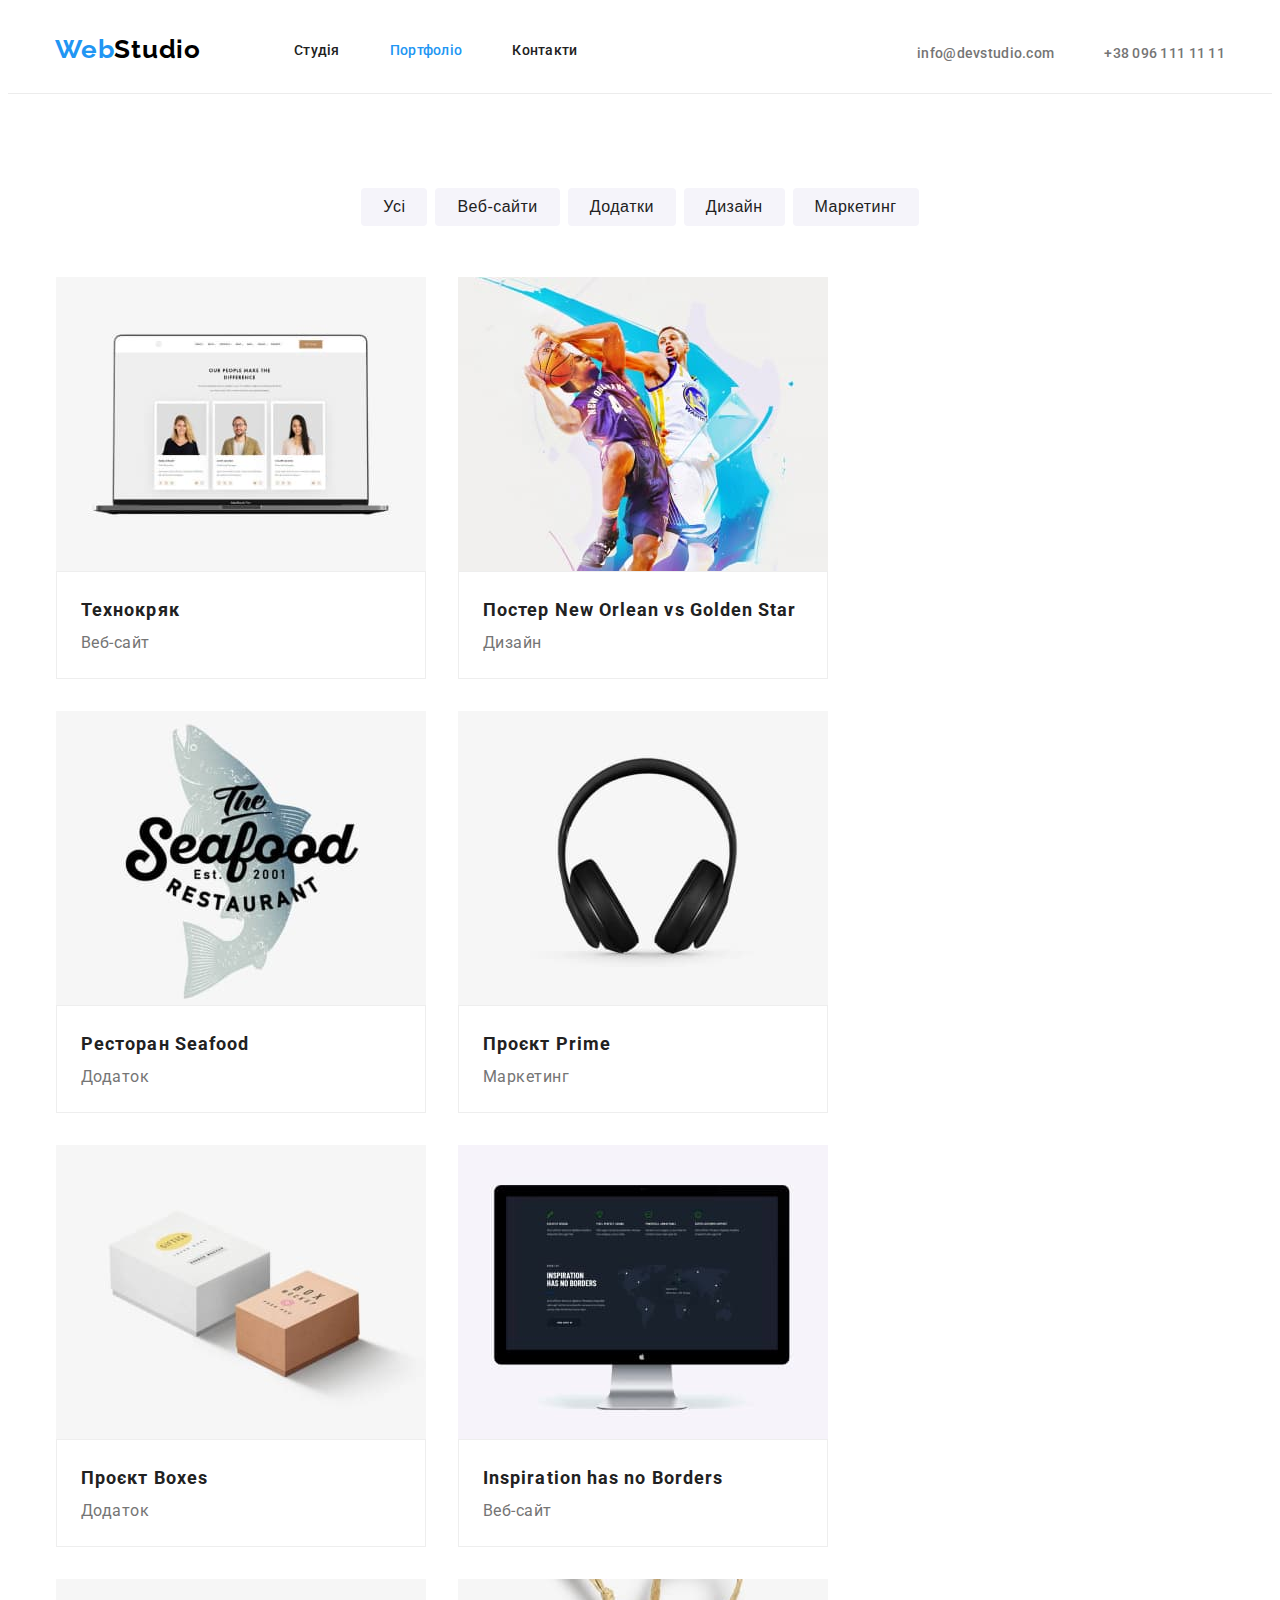
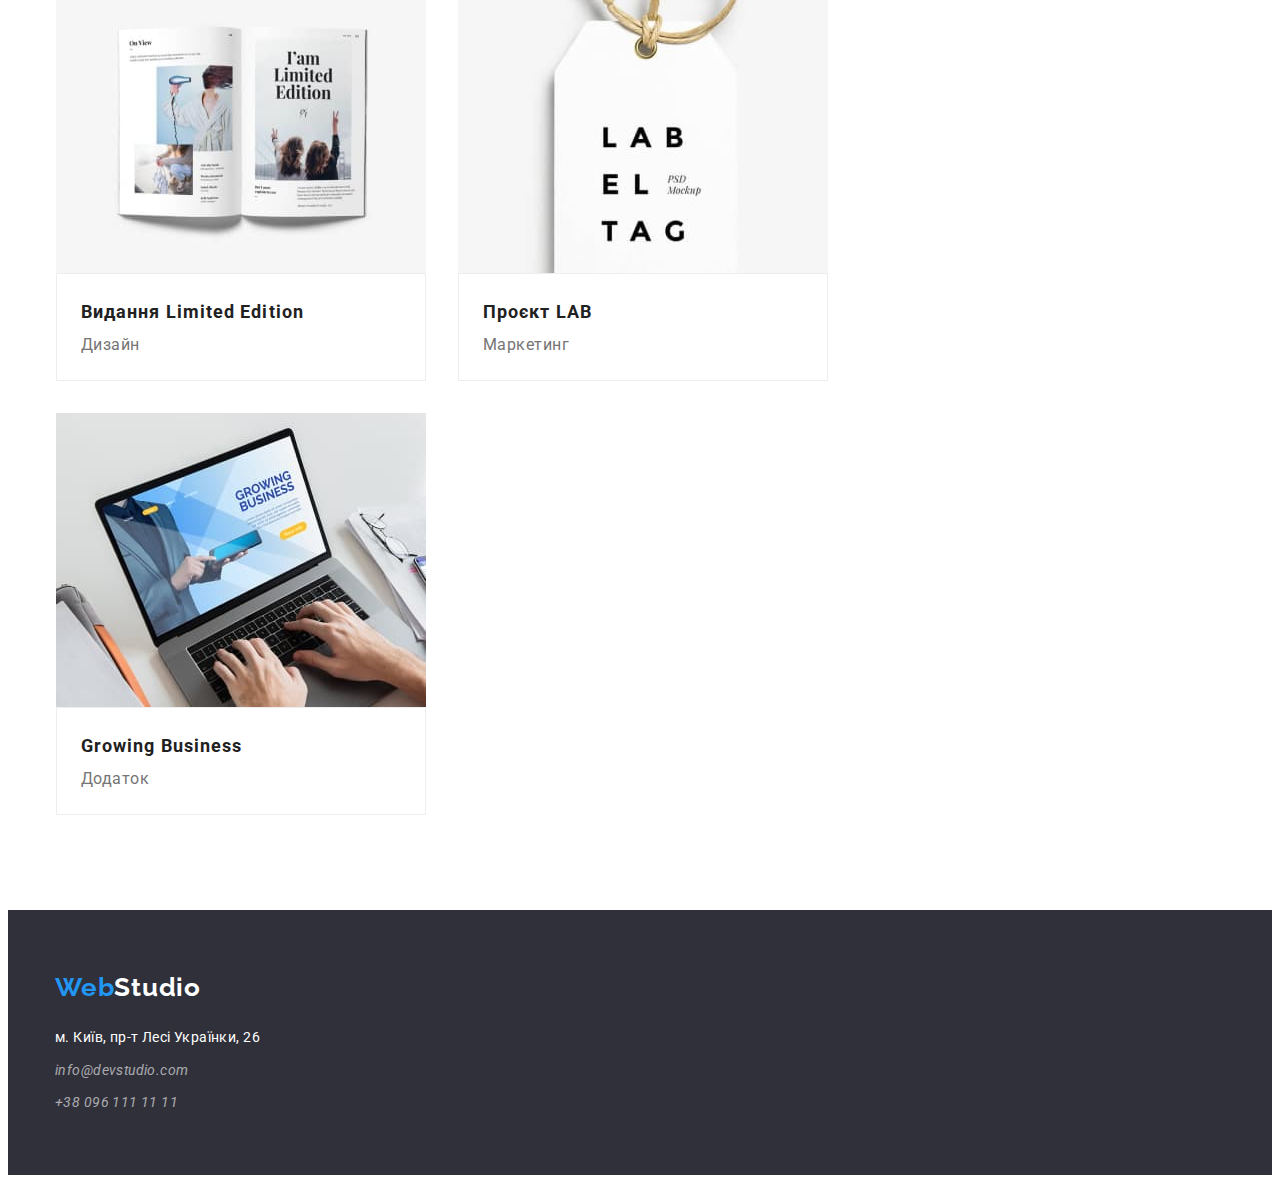
<file: pages/portfolio.html>
<!DOCTYPE html>
<html lang="en">
<head>
    <meta charset="UTF-8">
    <meta name="viewport" content="width=device-width, initial-scale=1.0">
    <title>Document</title>
    <link rel="stylesheet" href="https://cdnjs.cloudflare.com/ajax/libs/modern-normalize/2.0.0/modern-normalize.min.css" integrity="sha512-4xo8blKMVCiXpTaLzQSLSw3KFOVPWhm/TRtuPVc4WG6kUgjH6J03IBuG7JZPkcWMxJ5huwaBpOpnwYElP/m6wg==" crossorigin="anonymous" referrerpolicy="no-referrer" />
    <link rel="preconnect" href="https://fonts.googleapis.com">
        <link rel="preconnect" href="https://fonts.gstatic.com" crossorigin>
        <link href="https://fonts.googleapis.com/css2?family=Raleway:ital,wght@0,100..900;1,100..900&family=Roboto:ital,wght@0,100;0,300;0,400;0,500;0,700;0,900;1,100;1,300;1,400;1,500;1,700;1,900&display=swap" rel="stylesheet">
        <link rel="stylesheet" href="../css/reset.css">
        <link rel="stylesheet" href="../css/portfolio.css">
</head>
<body>
    <header class="header-port">
        <div class="container header-box">
        <a href="../index.html" class="header-logo"><span class="header-web">Web</span>Studio</a>
        <nav class="header-nav-port">
         <ul class="header-ul-port">
       <li class="nav-list-port"><a href="../index.html" class="navigation-list-port">Студія</a></li>
       <li class="nav-list-port"><a href="../pages/portfolio.html" class="navigation-list-port-visited">Портфоліо</a></li>
        <li class="nav-list-port"><a href="../pages/contact.html" class="navigation-list-port">Контакти</a></li>
        </ul>    
         </nav>
          <ul class="address-port">   
           <li class="address-list-port"><a href="mailto:info@devstudio.com" class="address-list-port">info@devstudio.com</a></li>
           <li class="address-list-port"><a href="tel:+380961111111" class="address-list-port">+38 096 111 11 11</a></li>
         </ul>
        </div>
         </header>
         <main>
            <section class="button-list">
                <div class="container items-list">
                <ul class="button-navigate">
                    <li class="button-name"><button type="button" class="port-button">Усі</button></li>
                    <li class="button-name"><button type="button" class="port-button">Веб-сайти</button></li>
                    <li class="button-name"><button type="button" class="port-button">Додатки</button></li>
                    <li class="button-name"><button type="button" class="port-button">Дизайн</button></li>
                    <li class="button-name"><button type="button" class="port-button">Маркетинг</button></li>
                </ul>
                <ul class="tovar-list">
                    <li class="card">
                        <img class="card-img" src="../img/notebook.jpg" alt="notebook">
                        <div class="tovar-titlee">
                        <h2 class="name-port">Технокряк</h2>
                        <p class="work-port">Веб-сайт</p>
                    </div>
                    </li>
                    <li class="card">
                        <img class="card-img" src="../img/happy.jpg" alt="happy">
                        <div class="tovar-titlee">
                        <h2 class="name-port">Постер New Orlean vs Golden Star</h2>
                        <p class="work-port">Дизайн</p>
                    </div>              
                    <li class="card">
                        <img class="card-img" src="../img/sea.jpg" alt="sea">
                        <div class="tovar-titlee">
                        <h2 class="name-port">Ресторан Seafood</h2>
                        <p class="work-port">Додаток</p>
                    </div>
                    </li>
                    <li class="card">
                        <img class="card-img" src="../img/headphones.jpg" alt="headphones">
                        <div class="tovar-titlee">
                        <h2 class="name-port">Проєкт Prime</h2>
                        <p class="work-port">Маркетинг</p>
                    </div>
                    </li>
                    <li class="card">
                        <img class="card-img" src="../img/box.jpg" alt="box">
                        <div class="tovar-titlee">
                        <h2 class="name-port">Проєкт Boxes</h2>
                        <p class="work-port">Додаток</p>
                    </div>
                    </li>
                    <li class="card">
                        <img class="card-img" src="../img/monitor.jpg" alt="monitor">
                        <div class="tovar-titlee">
                        <h2 class="name-port">Inspiration has no Borders</h2>
                        <p class="work-port">Веб-сайт</p>
                    </div>
                    </li>
                    <li class="card">
                        <img class="card-img" src="../img/book.jpg" alt="book">
                        <div class="tovar-titlee">
                        <h2 class="name-port">Видання Limited Edition</h2>
                        <p class="work-port">Дизайн</p>
                    </div>
                    </li>
                    <li class="card">
                        <img class="card-img" src="../img/tag.jpg" alt="tag">
                        <div class="tovar-titlee">
                        <h2 class="name-port">Проєкт LAB</h2>
                        <p class="work-port">Маркетинг</p>
                    </div>
                    </li>
                    <li class="card">
                        <img class="card-img" src="../img/notebook_typing.jpg" alt="notebook_typing">
                        <div class="tovar-titlee">
                        <h2 class="name-port">Growing Business</h2>
                        <p class="work-port">Додаток</p>
                    </div>
                    </li>
                </ul>
            </section>
         </main>
         <footer class="main-footer">
            <div class="container">
            <a href="../index.html" class="footer-web"><span class="footer-studio">Web</span>Studio</a>
        <address class="address">
            <a href="https://www.google.com/maps/d/u/0/viewer?mid=10uSM3H-mIU3GznYo2szRIEphczw&hl=en_US&ll=50.42732700000001%2C30.538092&z=17" target="_blank" class="address-map">м. Київ, пр-т Лесі Українки, 26</a>
        <ul>
            <li class="address-list-port"><a href="mailto:info@devstudio.com" class="address-footer">info@devstudio.com</a>
            </li>
            <li class="address-list-port"><a href="tel:+380961111111" class="tel-footer">+38 096 111 11 11</a>
            </li>
        </ul>
    </address>
   </div>
 </footer>
</body>
</html>
</file>
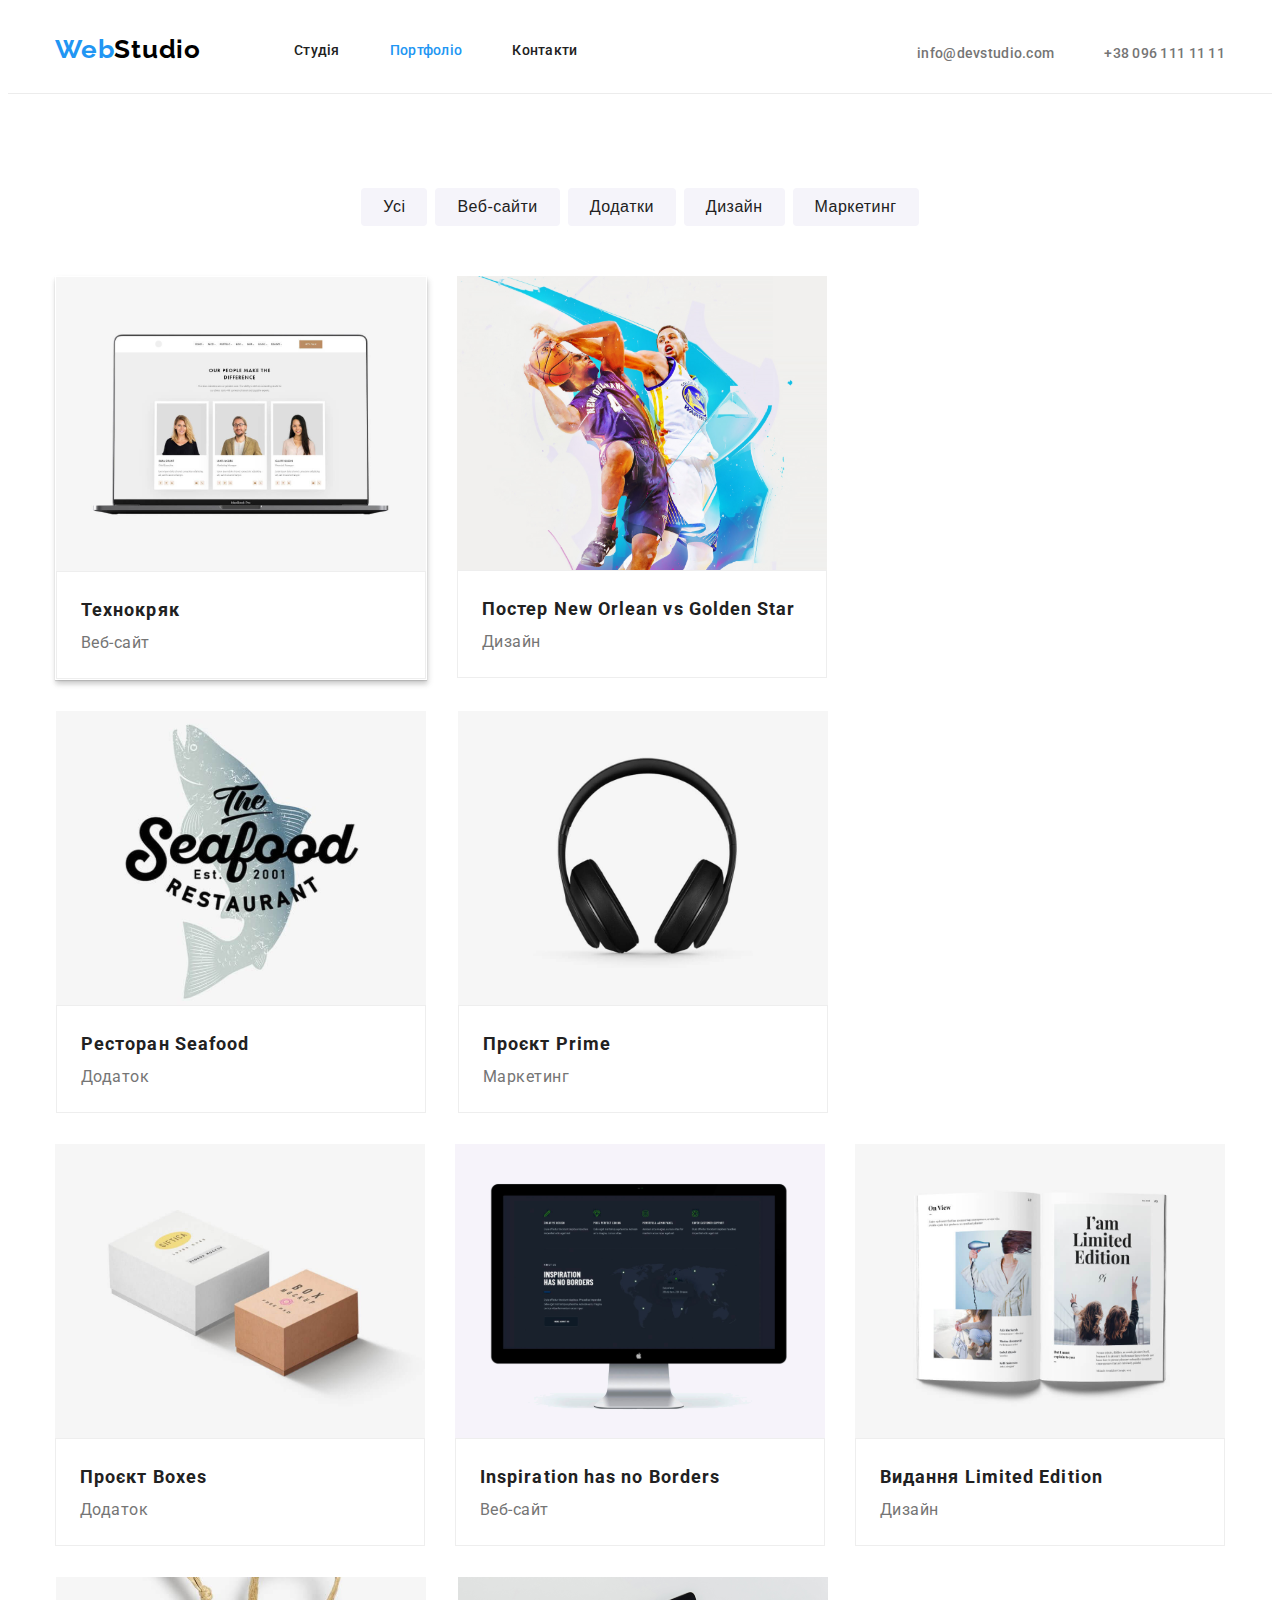
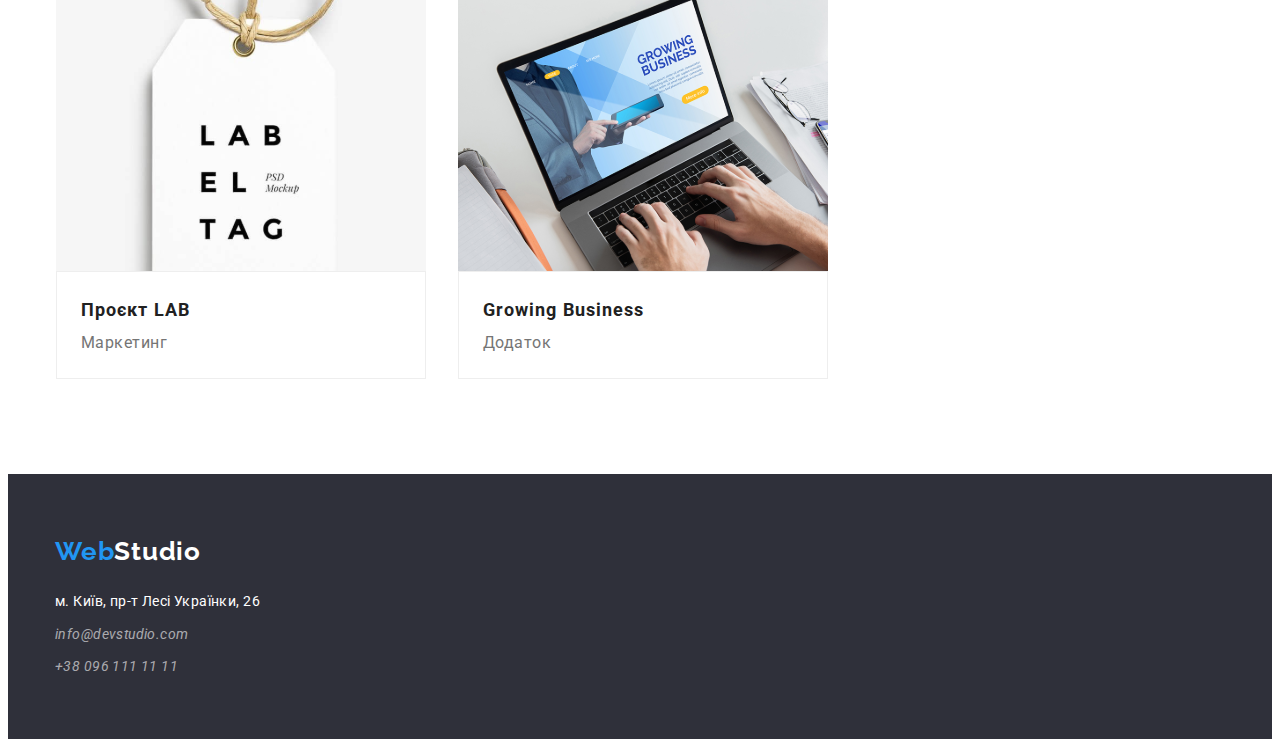
<file: src/pages/portfolio.html>
<!DOCTYPE html>
<html lang="en">
<head>
    <meta charset="UTF-8">
    <meta name="viewport" content="width=device-width, initial-scale=1.0">
    <title>Document</title>
    <link rel="stylesheet" href="https://cdnjs.cloudflare.com/ajax/libs/modern-normalize/2.0.0/modern-normalize.min.css" integrity="sha512-4xo8blKMVCiXpTaLzQSLSw3KFOVPWhm/TRtuPVc4WG6kUgjH6J03IBuG7JZPkcWMxJ5huwaBpOpnwYElP/m6wg==" crossorigin="anonymous" referrerpolicy="no-referrer" />
    <link rel="preconnect" href="https://fonts.googleapis.com">
        <link rel="preconnect" href="https://fonts.gstatic.com" crossorigin>
        <link href="https://fonts.googleapis.com/css2?family=Raleway:ital,wght@0,100..900;1,100..900&family=Roboto:ital,wght@0,100;0,300;0,400;0,500;0,700;0,900;1,100;1,300;1,400;1,500;1,700;1,900&display=swap" rel="stylesheet">
        <link rel="stylesheet" href="../reset.css">
        <link rel="stylesheet" href="../portfolio.css">
</head>
<body>
    <header class="header-port">
        <div class="container header-box">
        <a href="/index.html" class="header-logo"><span class="header-web">Web</span>Studio</a>
        <nav class="header-nav-port">
         <ul class="header-ul-port">
       <li class="nav-list-port"><a href="/index.html" class="navigation-list-port">Студія</a></li>
       <li class="nav-list-port"><a href="../pages/portfolio.html" class="navigation-list-port-visited">Портфоліо</a></li>
        <li class="nav-list-port"><a href="../pages/contact.html" class="navigation-list-port">Контакти</a></li>
        </ul>    
         </nav>
          <ul class="address-port">   
           <li class="address-list-port"><a href="mailto:info@devstudio.com" class="address-list-port">info@devstudio.com</a></li>
           <li class="address-list-port"><a href="tel:+380961111111" class="address-list-port">+38 096 111 11 11</a></li>
         </ul>
        </div>
         </header>
         <main>
            <section class="button-list">
                <div class="container items-list">
                <ul class="button-navigate">
                    <li class="button-name"><button type="button" class="port-button">Усі</button></li>
                    <li class="button-name"><button type="button" class="port-button">Веб-сайти</button></li>
                    <li class="button-name"><button type="button" class="port-button">Додатки</button></li>
                    <li class="button-name"><button type="button" class="port-button">Дизайн</button></li>
                    <li class="button-name"><button type="button" class="port-button">Маркетинг</button></li>
                </ul>
                <ul class="tovar-list">
                    <li class="card1">
                        <img class="card-img" src="../img/noyt.svg" alt="notebook">
                        <div class="tovar-titlee">
                        <h2 class="name-port">Технокряк</h2>
                        <p class="work-port">Веб-сайт</p>
                    </div>
                    </li>
                    <li>
                        <img class="card-img" src="../img/basket.svg" alt="happy">
                        <div class="tovar-titlee">
                        <h2 class="name-port">Постер New Orlean vs Golden Star</h2>
                        <p class="work-port">Дизайн</p>
                    </div>              
                    <li class="card">
                        <img class="card-img" src="../img/fish.svg" alt="sea">
                        <div class="tovar-titlee">
                        <h2 class="name-port">Ресторан Seafood</h2>
                        <p class="work-port">Додаток</p>
                    </div>
                    </li>
                    <li class="card">
                        <img class="card-img" src="../img/navyshnuku.svg" alt="headphones">
                        <div class="tovar-titlee">
                        <h2 class="name-port">Проєкт Prime</h2>
                        <p class="work-port">Маркетинг</p>
                    </div>
                    </li>
                    <li>
                        <img class="card-img" src="../img/box.svg" alt="box">
                        <div class="tovar-titlee">
                        <h2 class="name-port">Проєкт Boxes</h2>
                        <p class="work-port">Додаток</p>
                    </div>
                    </li>
                    <li>
                        <img class="card-img" src="../img/pk.svg" alt="monitor">
                        <div class="tovar-titlee">
                        <h2 class="name-port">Inspiration has no Borders</h2>
                        <p class="work-port">Веб-сайт</p>
                    </div>
                    </li>
                    <li>
                        <img class="card-img" src="../img/book.svg" alt="book">
                        <div class="tovar-titlee">
                        <h2 class="name-port">Видання Limited Edition</h2>
                        <p class="work-port">Дизайн</p>
                    </div>
                    </li>
                    <li class="card">
                        <img class="card-img" src="../img/a4.svg" alt="tag">
                        <div class="tovar-titlee">
                        <h2 class="name-port">Проєкт LAB</h2>
                        <p class="work-port">Маркетинг</p>
                    </div>
                    </li>
                    <li class="card">
                        <img class="card-img" src="../img/noytbyk.svg" alt="notebook_typing">
                        <div class="tovar-titlee">
                        <h2 class="name-port">Growing Business</h2>
                        <p class="work-port">Додаток</p>
                    </div>
                    </li>
                </ul>
            </section>
         </main>
         <footer class="main-footer">
            <div class="container">
            <a href="/index.html" class="footer-web"><span class="footer-studio">Web</span>Studio</a>
        <address class="address">
            <a href="https://www.google.com/maps/d/u/0/viewer?mid=10uSM3H-mIU3GznYo2szRIEphczw&hl=en_US&ll=50.42732700000001%2C30.538092&z=17" target="_blank" class="address-map">м. Київ, пр-т Лесі Українки, 26</a>
        <ul>
            <li class="address-list-port"><a href="mailto:info@devstudio.com" class="address-footer">info@devstudio.com</a>
            </li>
            <li class="address-list-port"><a href="tel:+380961111111" class="tel-footer">+38 096 111 11 11</a>
            </li>
        </ul>
    </address>
   </div>
 </footer>
</body>
</html>
</file>
<file: css/portfolio.css>
:root{
        --logo-color: #000;
        --mainlogo-color: #2196F3;
        --maincolor-color: #212121;
        --background-color: #2F303A;
        --numberline-color:#757575;
        --sectionbg-color: #F5F4FA;
        --title-color: #FFFF;
        --footertitle-color:rgba(255, 255, 255, 0.60);
        --ramborder-color: #EEE;
}


body{
    font-family: "Roboto";
    color: var(--maincolor-color);
}
 
.container{
    width: 1200px;
    margin: 0 auto;
    padding: 0 15px;
    box-sizing: border-box;
    /* outline: 1px solid red; */
}


.header-port{
    padding-top: 24px;
    padding-bottom: 25px;
    border-bottom: 1px solid #ECECEC;
}

.header-logo{
    color: var(--logo-color);
font-family: Raleway;
font-size: 26px;
font-weight: 700;
line-height: 1.38;
letter-spacing: 0.78px;
}

.header-web{
    color: var(--mainlogo-color);
font-family: Raleway;
font-size: 26px;
font-weight: 700;
line-height: 1.38;
letter-spacing: 0.78px;
}

.header-box{
    display: flex;
    align-items: center;
}

.header-nav-port{
    display: flex;
    margin-left: 93px;
}

.header-ul-port{
    display: flex;
    gap: 50px;
}

.address-port{
    display: flex;
    align-items: center;
    margin-left: auto;
    gap: 50px;
}

.navigation-list-port-visited{
    color: var(--mainlogo-color);
font-size: 14px;
font-weight: 500;
line-height: 1.14;
letter-spacing: 0.28px;
}

.navigation-list-port{
    color: var(--maincolor-color);
    font-size: 14px;
    font-weight: 500;
    line-height: 1.14;
    letter-spacing: 0.28px;
}

.navigation-list-port:hover{
    color: var(--mainlogo-color);
    font-size: 14px;
    font-weight: 500;
    line-height: 1.14;
    letter-spacing: 0.28px;
    
}

.address-list-port{
    color: var(--numberline-color);
font-size: 14px;
font-weight: 500;
line-height: 1.14;
letter-spacing: 0.28px;
}

.address-list-port:hover{
    color: var(--mainlogo-color);
    font-size: 14px;
    font-weight: 500;
    line-height: 1.14;
    letter-spacing: 0.28px;
}

.button-list{
    padding-top: 94px;
    padding-bottom: 94px;
}


.item-list{
    display: flex;
    align-items: center;
}

.tovar-list{
    display: flex;
    flex-wrap: wrap;
    gap: 30px;
}
    
.card{
    flex-basis: calc((100% - 60px) / 3);
    border: 1px solid var(--title-color)
}

.card:hover{
    flex-basis: calc((100% - 60px) / 3);
    border: 1px solid var(--title-color);
    box-shadow: 0px 1px 1px 0px rgba(0, 0, 0, 0.12), 0px 4px 4px 0px rgba(0, 0, 0, 0.06), 1px 4px 6px 0px rgba(0, 0, 0, 0.16);
   
}

.card-img{
    width: 100%;
}

.tovar-titlee{
    border: 1px solid var(--ramborder-color);
    box-sizing: border-box;
    padding: 20px 24px;
    
}

.button-navigate{
    display: flex;
    justify-content: center;
    margin-bottom: 50px;
    gap: 8px;
}


.port-button{
    display: flex;
    white-space: nowrap;
    padding: 6px 22px;
    color: var(--maincolor-color);
    text-align: center;
    font-size: 16px;
    font-weight: 500;
    line-height: 1.62; /* 162.5% */
    letter-spacing: 0.48px;
    border-radius: 4px;
    border: none;
    background: #F5F4FA;
}

.port-button:hover{
    color: #FFF;
    border-radius: 4px;
    background: #2196F3;
    text-align: center;
    font-size: 16px;
    font-weight: 500;
    line-height: 1.62; /* 162.5% */
    letter-spacing: 0.48px;
    border-radius: 4px;
    box-shadow: 0px 3px 1px 0px rgba(0, 0, 0, 0.10), 0px 1px 2px 0px rgba(0, 0, 0, 0.08), 0px 2px 2px 0px rgba(0, 0, 0, 0.12);
}


.name-port{
    color: var(--maincolor-color);
    font-size: 18px;
    font-weight: 700;
    line-height: 36px; /* 200% */
    letter-spacing: 1.08px;
    }
    
    .work-port{
        color: var(--numberline-color);
    font-size: 16px;
    font-weight: 400;
    line-height: 30px; /* 187.5% */
    letter-spacing: 0.48px;
    }
    


.address-tel-port{
    color: var(--maincolor-color);
    font-size: 14px;
    font-weight: 500;
    letter-spacing: 0.28px;
}


.address-visited-port{
    color: var(--mainlogo-color);
}


.main-footer{
    background-color: var(--background-color);
    padding-top: 60px;
    padding-bottom: 60px;
} 


.footer-port {
    background-color: var(--background-color);
}

.footer-web{
    color: var(--title-color);
font-family: Raleway;
font-size: 26px;
font-weight: 700;
line-height: 1,38;
letter-spacing: 0.78px;
}

.footer-studio{
    color: var(--mainlogo-color);
font-family: Raleway;
font-size: 26px;
font-weight: 700;
line-height: 1.38;
letter-spacing: 0.78px;
margin-bottom: 20px;
}

.address{
    margin-top: 20px;
}

.address-list-port{
    margin-top: 9px;
}

.address-map{
    color: var(--title-color);
font-size: 14px;
font-weight: 400;
font-style: normal;
line-height: 1.71; /* 171.429% */
letter-spacing: 0.42px;
}

.address-footer{
    color: var(--footertitle-color);
font-size: 14px;
font-weight: 400;
line-height: 1.71; /* 171.429% */
letter-spacing: 0.42px;
}

.tel-footer{
    color: var(--footertitle-color);
    font-size: 14px;
    font-weight: 400;
    line-height: 1.71; /* 171.429% */
    letter-spacing: 0.42px;
}
</file>
<file: src/portfolio.css>
:root{
        --logo-color: #000;
        --mainlogo-color: #2196F3;
        --maincolor-color: #212121;
        --background-color: #2F303A;
        --numberline-color:#757575;
        --sectionbg-color: #F5F4FA;
        --title-color: #FFFF;
        --footertitle-color:rgba(255, 255, 255, 0.60);
        --ramborder-color: #EEE;
}


body{
    font-family: "Roboto";
    color: var(--maincolor-color);
}
 
.container{
    width: 1200px;
    margin: 0 auto;
    padding: 0 15px;
    box-sizing: border-box;
}


.header-port{
    padding-top: 24px;
    padding-bottom: 25px;
    border-bottom: 1px solid #ECECEC;
}

.header-logo{
    color: var(--logo-color);
font-family: Raleway;
font-size: 26px;
font-weight: 700;
line-height: 1.38;
letter-spacing: 0.78px;
}

.header-web{
    color: var(--mainlogo-color);
font-family: Raleway;
font-size: 26px;
font-weight: 700;
line-height: 1.38;
letter-spacing: 0.78px;
}

.header-box{
    display: flex;
    align-items: center;
}

.header-nav-port{
    display: flex;
    margin-left: 93px;
}

.header-ul-port{
    display: flex;
    gap: 50px;
}

.address-port{
    display: flex;
    align-items: center;
    margin-left: auto;
    gap: 50px;
}

.navigation-list-port-visited{
    color: var(--mainlogo-color);
font-size: 14px;
font-weight: 500;
line-height: 1.14;
letter-spacing: 0.28px;
}

.navigation-list-port{
    color: var(--maincolor-color);
    font-size: 14px;
    font-weight: 500;
    line-height: 1.14;
    letter-spacing: 0.28px;
}

.navigation-list-port:hover{
    color: var(--mainlogo-color);
    font-size: 14px;
    font-weight: 500;
    line-height: 1.14;
    letter-spacing: 0.28px;
    
}

.address-list-port{
    color: var(--numberline-color);
font-size: 14px;
font-weight: 500;
line-height: 1.14;
letter-spacing: 0.28px;
}

.address-list-port:hover{
    color: var(--mainlogo-color);
    font-size: 14px;
    font-weight: 500;
    line-height: 1.14;
    letter-spacing: 0.28px;
}

.button-list{
    padding-top: 94px;
    padding-bottom: 94px;
}


.item-list{
    display: flex;
    align-items: center;
}

.tovar-list{
    display: flex;
    flex-wrap: wrap;
    gap: 30px;
}
    
.card{
    flex-basis: calc((100% - 60px) / 3);
    border: 1px solid var(--title-color)
}

.card1{
    flex-basis: calc((100% - 60px) / 3);
    border: 1px solid var(--title-color);
    box-shadow: 0px 1px 1px 0px rgba(0, 0, 0, 0.12), 0px 4px 4px 0px rgba(0, 0, 0, 0.06), 1px 4px 6px 0px rgba(0, 0, 0, 0.16);
   
}

.card-img{
    width: 100%;
}

.tovar-titlee{
    border: 1px solid var(--ramborder-color);
    box-sizing: border-box;
    padding: 20px 24px;
    
}

.button-navigate{
    display: flex;
    justify-content: center;
    margin-bottom: 50px;
    gap: 8px;
}


.port-button{
    display: flex;
    white-space: nowrap;
    padding: 6px 22px;
    color: var(--maincolor-color);
    text-align: center;
    font-size: 16px;
    font-weight: 500;
    line-height: 1.62; /* 162.5% */
    letter-spacing: 0.48px;
    border-radius: 4px;
    border: none;
    background: #F5F4FA;
}

.port-button:hover{
    color: #FFF;
    border-radius: 4px;
    background: #2196F3;
    text-align: center;
    font-size: 16px;
    font-weight: 500;
    line-height: 1.62; /* 162.5% */
    letter-spacing: 0.48px;
    border-radius: 4px;
    box-shadow: 0px 3px 1px 0px rgba(0, 0, 0, 0.10), 0px 1px 2px 0px rgba(0, 0, 0, 0.08), 0px 2px 2px 0px rgba(0, 0, 0, 0.12);
}


.name-port{
    color: var(--maincolor-color);
    font-size: 18px;
    font-weight: 700;
    line-height: 36px; /* 200% */
    letter-spacing: 1.08px;
    }
    
    .work-port{
        color: var(--numberline-color);
    font-size: 16px;
    font-weight: 400;
    line-height: 30px; /* 187.5% */
    letter-spacing: 0.48px;
    }
    

.address-tel-port{
    color: var(--maincolor-color);
    font-size: 14px;
    font-weight: 500;
    letter-spacing: 0.28px;
}


.address-visited-port{
    color: var(--mainlogo-color);
}


.main-footer{
    background-color: var(--background-color);
    padding-top: 60px;
    padding-bottom: 60px;
} 


.footer-port {
    background-color: var(--background-color);
}

.footer-web{
    color: var(--title-color);
font-family: Raleway;
font-size: 26px;
font-weight: 700;
line-height: 1,38;
letter-spacing: 0.78px;
}

.footer-studio{
    color: var(--mainlogo-color);
font-family: Raleway;
font-size: 26px;
font-weight: 700;
line-height: 1.38;
letter-spacing: 0.78px;
margin-bottom: 20px;
}

.address{
    margin-top: 20px;
}

.address-list-port{
    margin-top: 9px;
}

.address-map{
    color: var(--title-color);
font-size: 14px;
font-weight: 400;
font-style: normal;
line-height: 1.71; /* 171.429% */
letter-spacing: 0.42px;
}

.address-footer{
    color: var(--footertitle-color);
font-size: 14px;
font-weight: 400;
line-height: 1.71; /* 171.429% */
letter-spacing: 0.42px;
}

.tel-footer{
    color: var(--footertitle-color);
    font-size: 14px;
    font-weight: 400;
    line-height: 1.71; /* 171.429% */
    letter-spacing: 0.42px;
}
</file>
